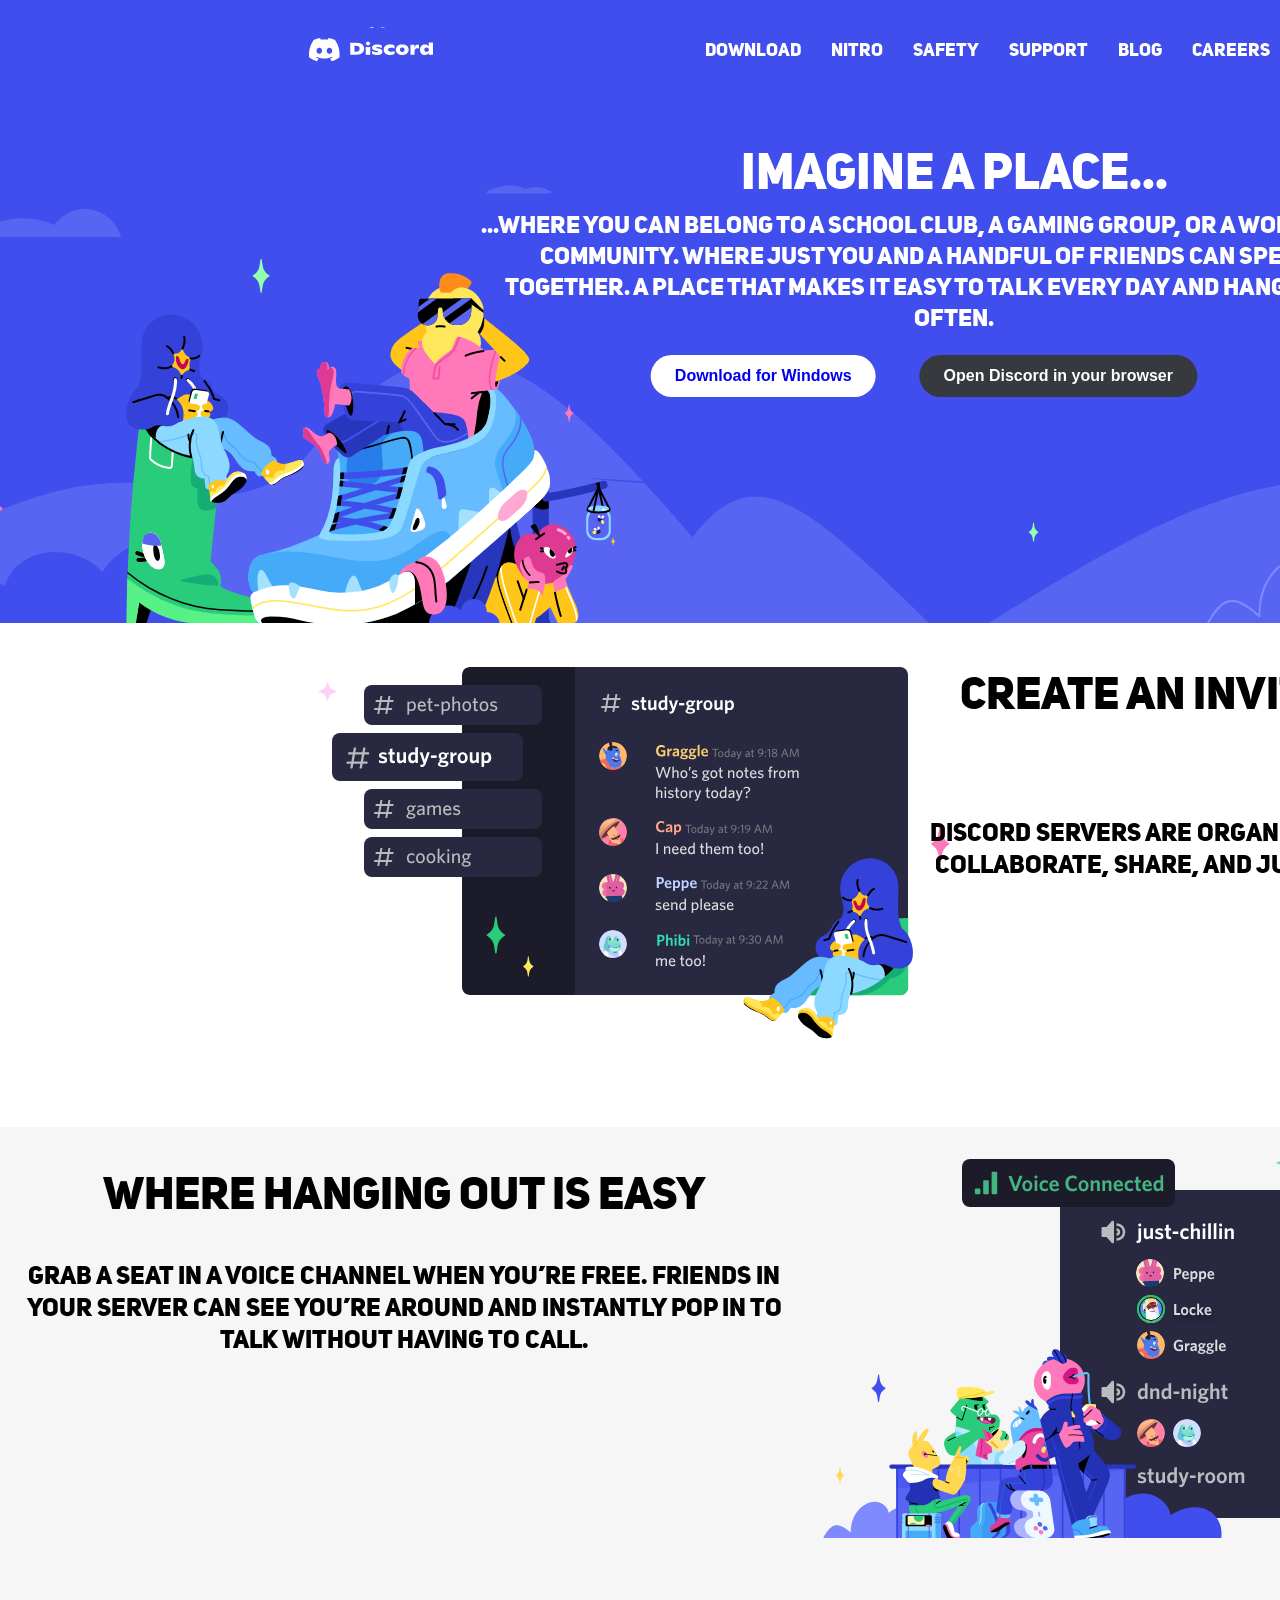
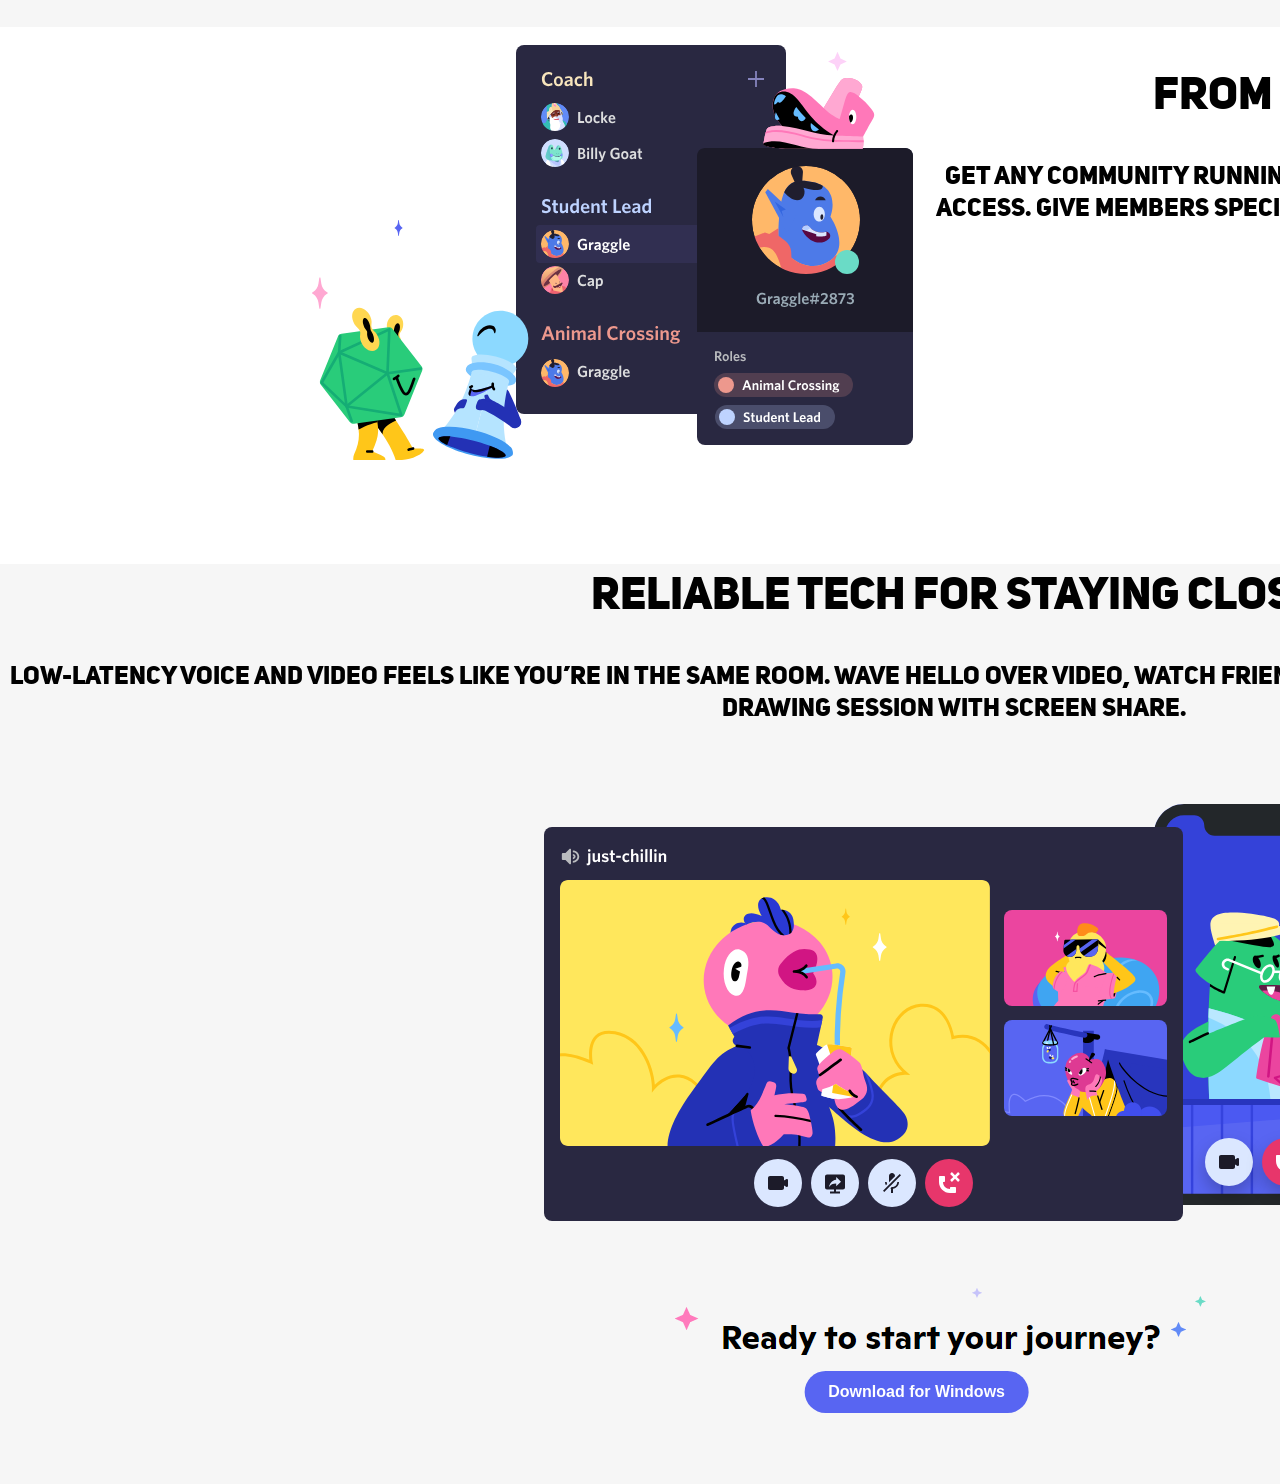
<file: bundle_react/index.html>
<!DOCTYPE html>
<html lang="en">
<head>
    <meta charset="UTF-8">
    <meta http-equiv="X-UA-Compatible" content="IE=edge">
    <meta name="viewport" content="width=device-width, initial-scale=1.0">
    <title>Discord | Your Place to Talk and Hangout</title>
<script defer src="main.bundle.js"></script><link href="main.css" rel="stylesheet"></head>
<body>
    <div id="root"></div>
</body>
</html>
</file>
<file: bundle_react/main.css>
/*!*****************************************************************!*\
  !*** css ./node_modules/css-loader/dist/cjs.js!./src/index.css ***!
  \*****************************************************************/
html, body {
    margin:0px;
    height:100%;
    width: fit-content;
    font-family: uni-Sans;
  }
@font-face {
  font-family: uni-Sans;
  src: url(a7b2ea4bed87a1e8f4d0.woff);
}
.Site{
  
  position:absolute;
  top:0px;
  right:0px;
  bottom:0px;
  left:0px;
}
/*!**********************************************************************************!*\
  !*** css ./node_modules/css-loader/dist/cjs.js!./src/components/discordSite.css ***!
  \**********************************************************************************/
.mainpanel{
    flex: 1;
    height: 100%;
    width: 100%;


}
.panel1{
    position: relative;
    width: 100% ;
    background-repeat: no-repeat, no-repeat;

}
.subPanel2{
    height: 500px;
    width: 100% ;
    background-color: #ffffff;
}


.panel2{
    height: 500px;
    position: relative;
    width: 100%; 
    overflow: hidden;
}
.panel4{
    background-color: #ffffff;
}
.panel3{
    margin-left: 300px;
    width: 600px; 
    float: left;
    background-color: #ffffff;
}
.panel5{
    height: 500px;
    width: 100%; 
    overflow: hidden;
    background-color: #f6f6f6;
}
.panel6{
    margin-right: 500px;
    width: 600px; 
    float: right;
}
.panel7{

    background-color: #f6f6f6;
}
.btn{
    position:absolute;
    top: 60%;
    left: 40%;
    transform: translate(-50%, -50%);
    -ms-transform: translate(-50%, -50%);
    background-color: #ffffff;
    color: #5865f4;
    font-size: 16px;
    padding: 12px 24px;
    font-weight: bold;
    border: none;
    cursor: pointer;
    border-radius: 25px;

}
.btn2{
    position:absolute;
    top: 60%;
    right: 30%;
    transform: translate(-50%, -50%);
    -ms-transform: translate(-50%, -50%);
    background-color: #36393e;
    color: #ffffff;
    font-size: 16px;
    padding: 12px 24px;
    font-weight: bold;
    border: none;
    cursor: pointer;
    border-radius: 25px;

}

.link{
    text-decoration: none;
}

.subText1{
    position: absolute;
    top: 22%;
    left: 50%;
    font-size: 50px;
    transform: translate(-50%, -50%);
    color: #ffffff;
    text-align: center;
    justify-content: center;
    font-weight:3600;
}
.subText3{
    position: absolute;
    top: 40%;
    left: 50%;
    font-size: 20x;
    font-weight: lighter;
    transform: translate(-50%, -50%);
    color: #ffffff;
    text-align: center;
    justify-content: center;
}
.subText4{
    top: 10%;
    font-size: 45px;
    text-align: center;
    
}

.subText5{
    top: 20%;
    text-align: center;
    font-size: 25px;
}

.subText6{
    top: 10%;
    font-size: 45px;
    text-align: center;
    
}

.subText7{
    top: 20%;
    text-align: center;
    font-size: 25px;
}

.subText8{
    text-align: center;
    font-size: 45px;
}

.panel9{
    text-align: center;
    background-color: #f6f6f6;
}
.panel10{
    text-align: center;
    background-color: #f6f6f6;
}
.btnEnd{
    text-align: center;
    margin-left: 150px;
    transform: translate(-50%, -50%);
    -ms-transform: translate(-50%, -50%);
    background-color: #5865f2;
    color: #000000;
    font-size: 16px;
    padding: 12px 24px;
    font-weight: bold;
    border: none;
    cursor: pointer;
    border-radius: 25px;
}

.link2{
    text-decoration: none;
    color: #ffffff;
}
.btnEnd:hover{
    background-color: #7983f5;
}

.panel11{
    height: 50px;
    background-color: #f6f6f6;
}

.panel0{
    position: absolute;
    margin-left: 300px;
}
.linksDiv{
    margin-top: 38px;
    margin-left: 375px;
}
.linksDiscord{
    margin-left: 30px;
    text-align: center;
    text-decoration: none;
    color: white;
    font-weight: bolder;
    margin-bottom: 5px;
    font-size: 18px;
}

.linksDiscord:hover{
    text-decoration: underline;
}
.logoImage{
    float:left;
    margin-top: 30px;
}

.linkLogin{

    color: #000000;
    text-decoration: none;
}

.btn5{
    float: right;
    background-color: #ffffff;
    margin-left: 300px;
    font-size: 16px;
    padding: 12px 24px;
    font-weight: bold;
    border: none;
    cursor: pointer;
    border-radius: 25px;
}
</file>
